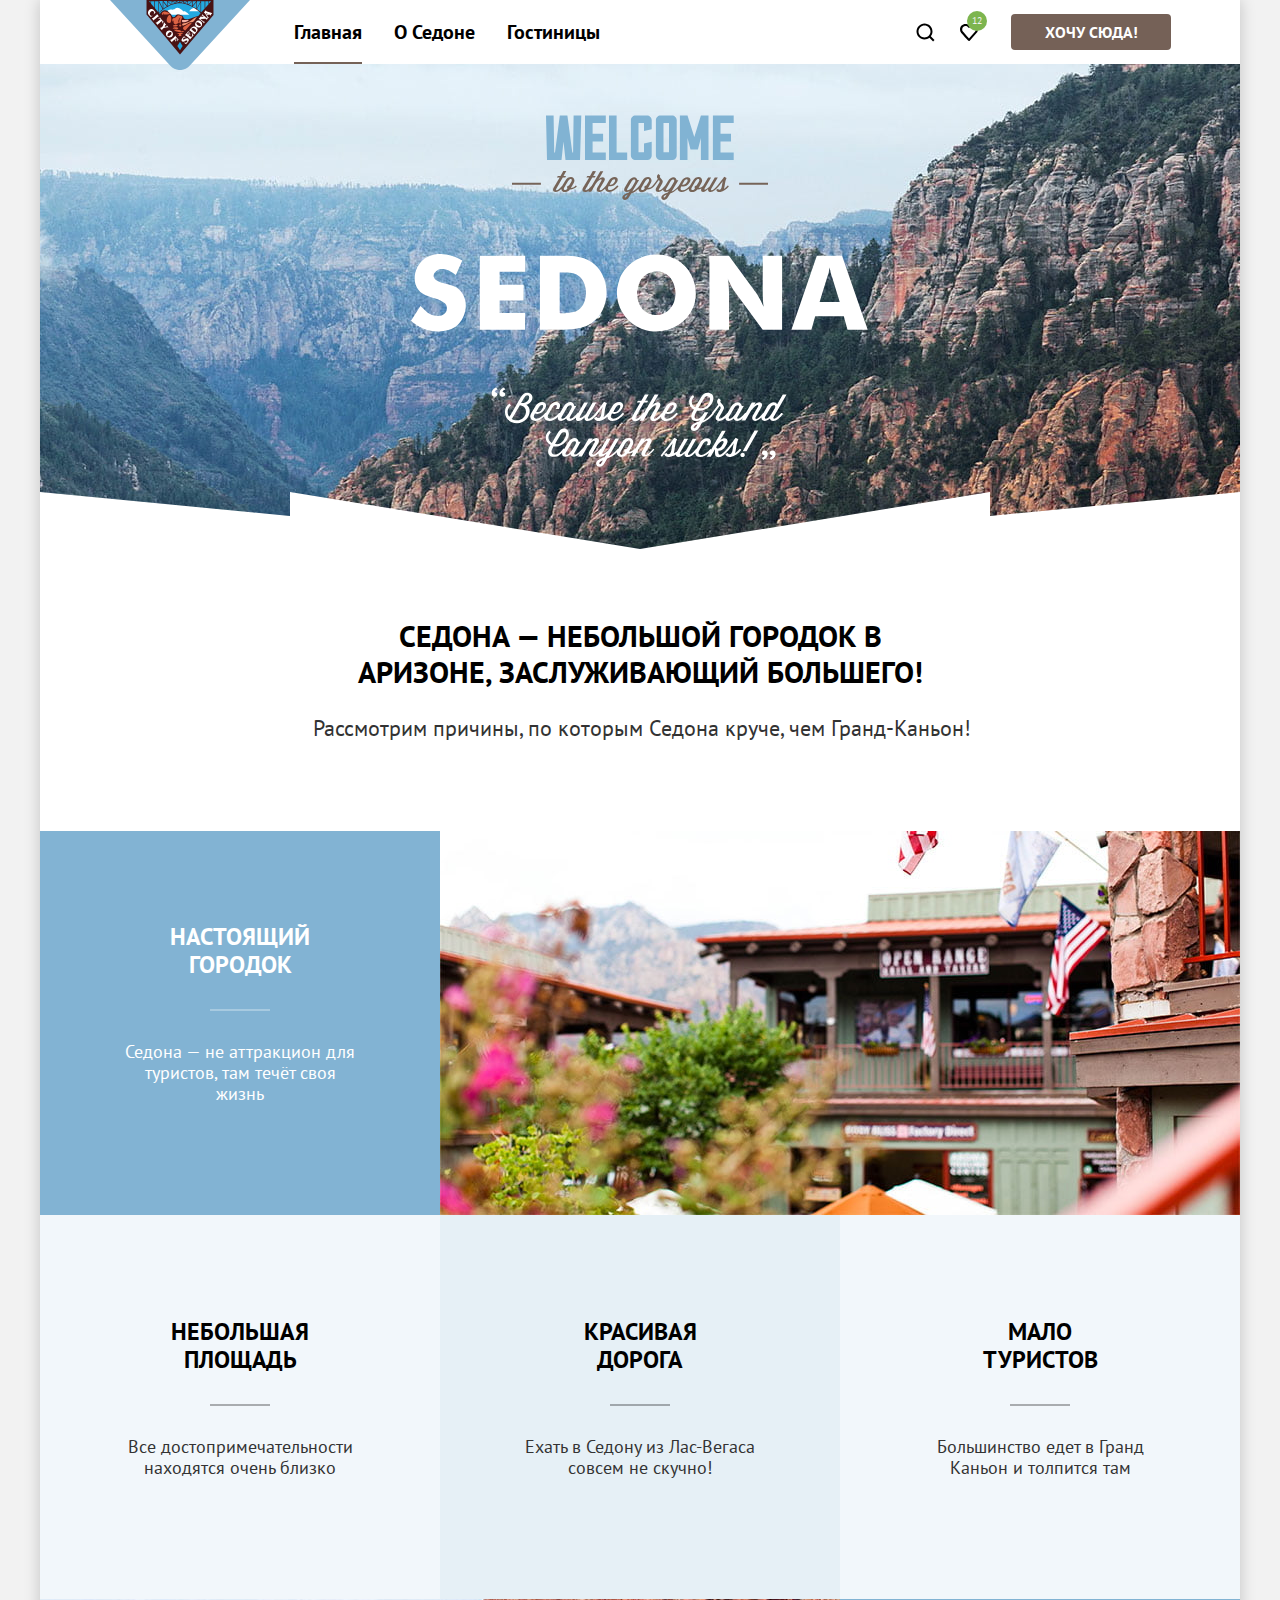
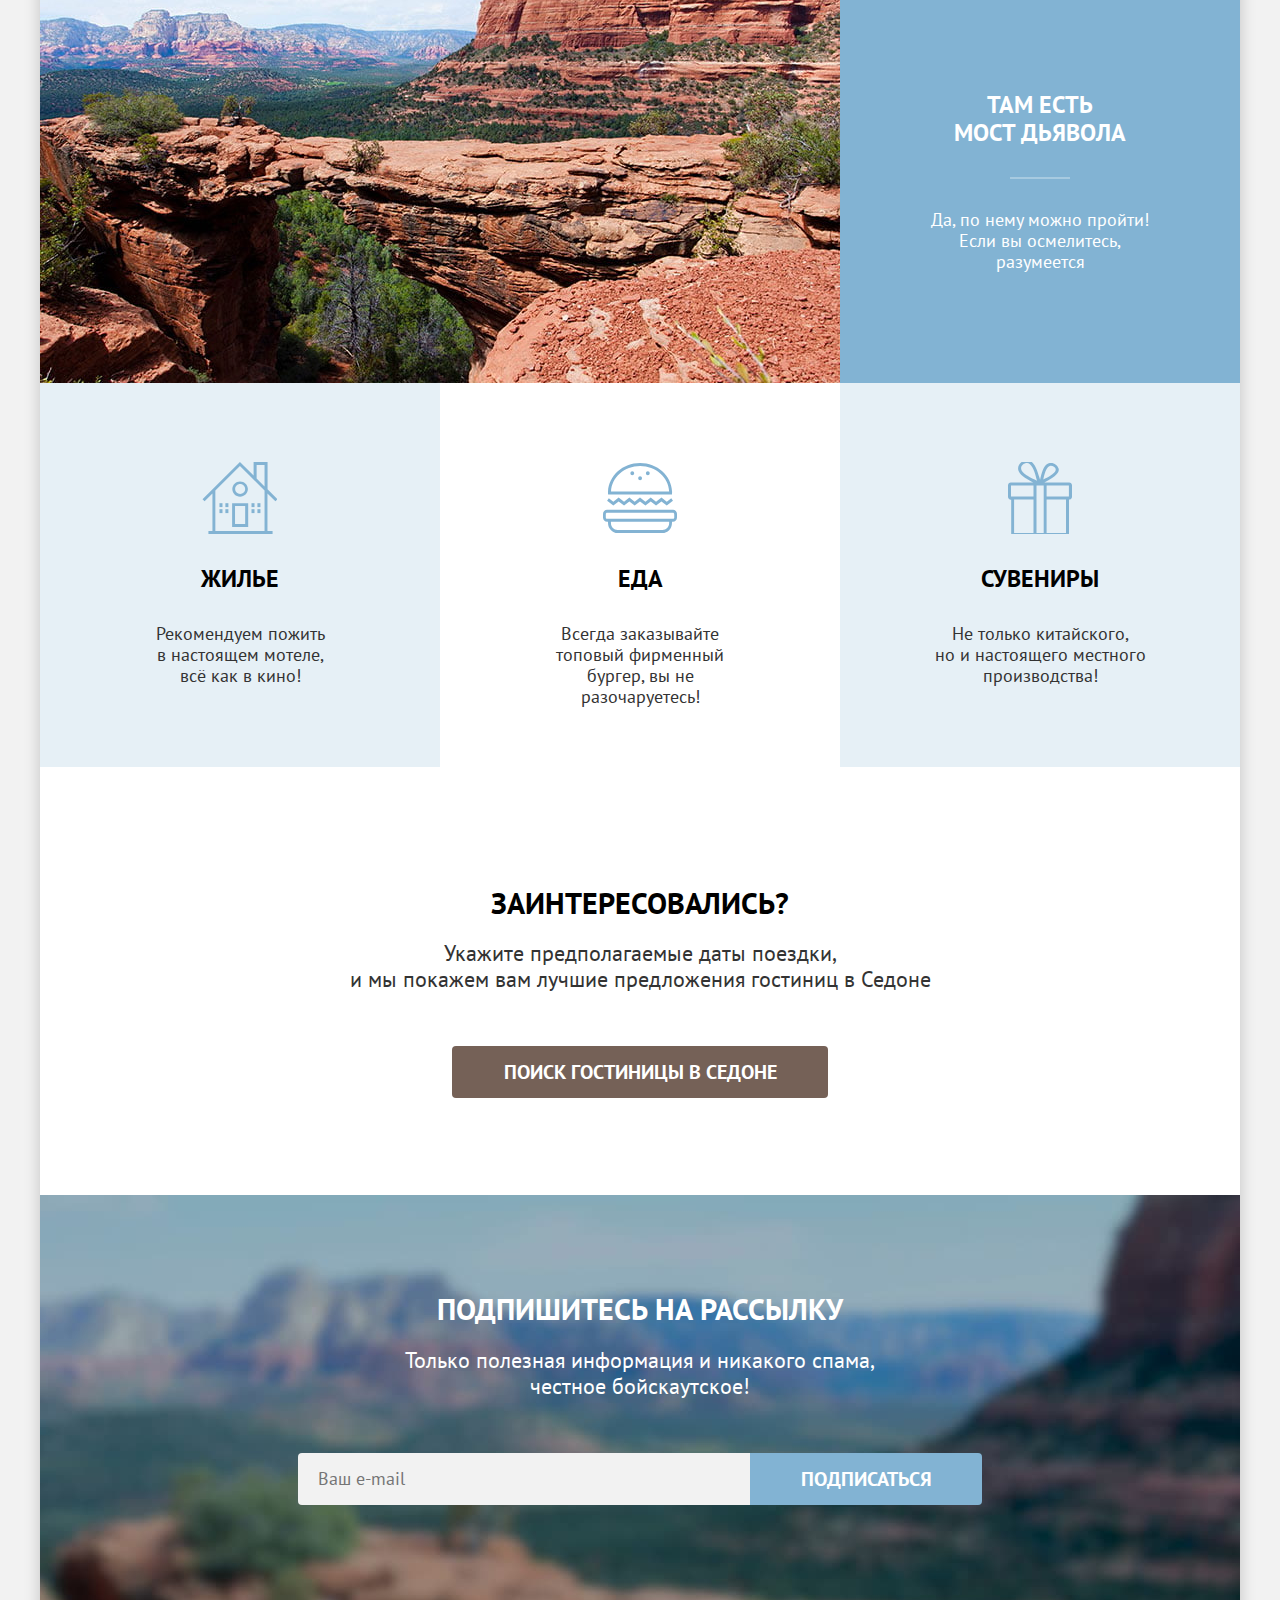
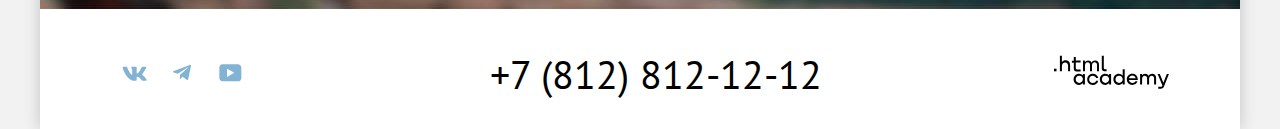
<file: index.html>
<!DOCTYPE html>
<html lang="ru">
  <head>
    <meta charset="utf-8">
    <title>HTML Academy: Седона</title>
    <link rel="stylesheet" href="styles/styles.css">
    <link rel="icon" href="favicon.ico">
  </head>

  <body>
    <div class="page-container">
      <header class="page-header">
        <nav class="navigation">
          <a class="navigation-logo" href="#">
            <img class="navigation-logo-image" src="img/svg/logo_sedona.svg" width="140" height="70" alt="Логотип сайта Седоны.">
          </a>
          <ul class="navigation-list">
            <li class="navigation-item">
              <a class="navigation-link navigation-link-current" href="#">Главная</a>
            </li>
            <li class="navigation-item">
              <a class="navigation-link" href="#">О Седоне</a>
            </li>
            <li class="navigation-item">
              <a class="navigation-link" href="hotels.html">Гостиницы</a>
            </li>
          </ul>

          <ul class="navigation-list navigation-user">
            <li class="navigation-item">
              <a class="navigation-link search-icon" href="#">
                <span class="visually-hidden">Поиск</span>
              </a>
            </li>
            <li class="navigation-item">
              <a class="navigation-link favorites-icon" href="#">
                <span class="visually-hidden">Избранное</span>
                <span class="favorites-count">12</span>
              </a>
            </li>
            <li class="navigation-item navigation-button">
              <a class="navigation-link button choose-button" href="#">
                хочу сюда!
              </a>
            </li>
          </ul>
        </nav>
      </header>
      <main class="main-index">
        <h1 class="visually-hidden">Добро пожаловать в Седону</h1>
        <section class="hero">
          <div class="hero-container">
            <h2 class="visually-hidden">Туристический центр Седона</h2>
            <img class="hero-welcome-logo" src="img/svg/welcome.svg" width="458" height="352" alt="Логотип городка Седона.">
          </div>
        </section>

        <section class="advantages">
          <h2 class="visually-hidden">Преимущества</h2>
          <p class="advantages-title">Седона — небольшой городок в Аризоне, заслуживающий большего!</p>
          <p class="advantages-text">Рассмотрим причины, по которым Седона круче, чем Гранд-Каньон!</p>
          <ul class="advantages-list">
            <li class="advantages-item advantages-item-town">
              <div class="advantages-item-container advantages-item-darkblue-container">
                <h3 class="advantages-item-title">Настоящий городок</h3>
                <p class="advantages-item-description horizontal-divider">Седона — не аттракцион для туристов, там течёт своя жизнь</p>
              </div>
              <div class="advantages-image-container">
                <img class="advantages-item-image" src="img/jpeg/small_town.jpg" width="800" height="384" alt="Городок Седона.">
              </div>
            </li>
            <li class="advantages-item-middle-row">
              <ul class="advantages-item-middle-row-container">
                <li class="advantages-item advantages-item-square">
                  <div class="advantages-item-container advantages-item-lightblue-container">
                    <h3 class="advantages-item-title">Небольшая площадь</h3>
                    <p class="advantages-item-description horizontal-divider horizontal-divider-gray">Все достопримечательности находятся очень близко</p>
                  </div>
                </li>
                <li class="advantages-item advantages-item-trip advantages-item-blue-container">
                  <div class="advantages-item-container">
                    <h3 class="advantages-item-title">Красивая дорога</h3>
                    <p class="advantages-item-description horizontal-divider horizontal-divider-gray">Ехать в Седону из Лас-Вегаса совсем не скучно!</p>
                  </div>
                </li>
                <li class="advantages-item advantages-item-tourists advantages-item-lightblue-container">
                  <div class="advantages-item-container">
                    <h3 class="advantages-item-title">Мало туристов</h3>
                    <p class="advantages-item-description horizontal-divider horizontal-divider-gray">Большинство едет в Гранд Каньон и толпится там</p>
                  </div>
                </li>
              </ul>
            </li>
            <li class="advantages-item advantages-item-bridge">
              <div class="advantages-image-container">
                <img class="advantages-item-image" src="img/jpeg/bridge.jpg" width="800" height="384" alt="Мост дьявола.">
              </div>
              <div class="advantages-item-container advantages-item-darkblue-container">
                <h3 class="advantages-item-title">Там есть мост дьявола</h3>
                <p class="advantages-item-description horizontal-divider">Да, по нему можно пройти! Если вы осмелитесь, разумеется</p>
              </div>
            </li>
            <li class="advantages-item">
              <div class="advantages-item-container advantages-item-icon-container advantages-item-blue-container">
                <h3 class="advantages-item-title advantages-item-lodging">Жилье</h3>
                <p class="advantages-item-description">Рекомендуем пожить в&nbsp;настоящем мотеле,<br> всё как в кино!
                </p>
              </div>
            </li>
            <li class="advantages-item">
              <div class="advantages-item-container advantages-item-icon-container">
                <h3 class="advantages-item-title advantages-item-food">Еда</h3>
                <p class="advantages-item-description">Всегда заказывайте<br> топовый фирменный бургер, вы не разочаруетесь!
                </p>
              </div>
            </li>
            <li class="advantages-item">
              <div class="advantages-item-container advantages-item-icon-container advantages-item-blue-container">
                <h3 class="advantages-item-title advantages-item-souvenirs">Сувениры</h3>
                <p class="advantages-item-description">Не только китайского,<br> но и настоящего местного производства!
                </p>
              </div>
            </li>
          </ul>
        </section>

        <!-- Поиск отеля -->

        <section class="hotels-search">
          <h2 class="visually-hidden">Выбор отеля</h2>
          <p class="hotels-search-title">Заинтересовались?</p>
          <p class="hotels-search-description">Укажите предполагаемые даты поездки,<br> и мы покажем вам лучшие предложения гостиниц в Седоне</p>
          <div class="search-button">
            <a class="hotels-search-link button" href="catalog.html">Поиск Гостиницы В седоне</a>
          </div>
        </section>
      </main>

      <footer class="page-footer">
        <div class="page-footer-container">
          <section class="subscription page-main-subscription">
            <h2 class="subscription-title">Подпишитесь на рассылку</h2>
            <p class="subscription-text">Только полезная информация и никакого спама, честное бойскаутское!</p>
            <form class="subscription-form" action="https://echo.htmlacademy.ru/" method="post">
              <label for="subscription-email">
                <span class="visually-hidden">Email</span>
              </label>
              <input class="field subscription-input" placeholder="Ваш e-mail" type="email" name="subscription-email"
                id="subscription-email" required>
              <button class="subscription-button button button-blue" type="submit">Подписаться</button>
            </form>
          </section>

          <div class="footer-container">
            <section class="footer-social">
              <h2 class="visually-hidden">Социальные сети</h2>
              <ul class="social-list">
                <li class="social-list-item">
                  <a class="social-list-link" href="#">
                    <span class="visually-hidden">Вконтакте</span>
                    <svg class="social-link-icon" aria-hidden="true" focusable="false" width="25" height="15" viewBox="0 0 25 15" fill="none" xmlns="http://www.w3.org/2000/svg">
                      <path fill-rule="evenodd" clip-rule="evenodd"
                        d="M24.1164 1.80445C24.2824 1.25845 24.1164 0.856445 23.3214 0.856445H20.6964C20.0284 0.856445 19.7204 1.20345 19.5534 1.58645C19.5534 1.58645 18.2184 4.78245 16.3274 6.85845C15.7154 7.46045 15.4374 7.65145 15.1034 7.65145C14.9364 7.65145 14.6854 7.46045 14.6854 6.91345V1.80445C14.6854 1.14845 14.5014 0.856445 13.9454 0.856445H9.81738C9.40038 0.856445 9.14938 1.16045 9.14938 1.44945C9.14938 2.07045 10.0954 2.21445 10.1924 3.96245V7.76045C10.1924 8.59345 10.0394 8.74444 9.70538 8.74444C8.81538 8.74444 6.65038 5.53345 5.36538 1.85945C5.11638 1.14445 4.86438 0.856445 4.19338 0.856445H1.56638C0.816382 0.856445 0.666382 1.20345 0.666382 1.58645C0.666382 2.26845 1.55638 5.65645 4.81138 10.1374C6.98138 13.1974 10.0364 14.8564 12.8194 14.8564C14.4884 14.8564 14.6944 14.4884 14.6944 13.8534V11.5404C14.6944 10.8034 14.8524 10.6564 15.3814 10.6564C15.7714 10.6564 16.4384 10.8484 17.9964 12.3234C19.7764 14.0724 20.0694 14.8564 21.0714 14.8564H23.6964C24.4464 14.8564 24.8224 14.4884 24.6064 13.7604C24.3684 13.0364 23.5184 11.9854 22.3914 10.7384C21.7794 10.0284 20.8614 9.26345 20.5824 8.88045C20.1934 8.38945 20.3044 8.17045 20.5824 7.73345C20.5824 7.73345 23.7824 3.30745 24.1154 1.80445H24.1164Z" />
                    </svg>
                  </a>
                </li>
                <li class="social-list-item">
                  <a class="social-list-link" href="#">
                    <span class="visually-hidden">Телеграм</span>
                    <svg class="social-link-icon" aria-hidden="true" focusable="false" width="18" height="17" viewBox="0 0 18 17" fill="none" xmlns="http://www.w3.org/2000/svg">
                      <path
                        d="M16.785 0.955705L0.840489 7.1042C-0.247661 7.54126 -0.241365 8.14828 0.640845 8.41897L4.73445 9.69597L14.2058 3.72014C14.6537 3.44766 15.0629 3.59424 14.7265 3.89281L7.05283 10.8183H7.05104L7.05283 10.8192L6.77045 15.0387C7.18413 15.0387 7.36669 14.8489 7.59871 14.625L9.58705 12.6915L13.7229 15.7464C14.4855 16.1664 15.0332 15.9506 15.2229 15.0405L17.9379 2.2453C18.2158 1.13107 17.5126 0.626562 16.785 0.955705V0.955705Z" />
                    </svg>
                  </a>
                </li>
                <li class="social-list-item">
                  <a class="social-list-link" href="#">
                    <span class="visually-hidden">Ютуб</span>
                    <svg class="social-link-icon" aria-hidden="true" focusable="false" width="23" height="18" viewBox="0 0 23 18" fill="none" xmlns="http://www.w3.org/2000/svg">
                      <path
                        d="M18.9402 0.356445H3.50738C1.64668 0.356445 0.333252 1.9502 0.333252 3.75645V13.8502C0.333252 15.7627 1.64668 17.3564 3.50738 17.3564H19.1591C20.8009 17.3564 22.3333 15.7627 22.3333 13.9564V3.75645C22.1143 1.9502 20.8009 0.356445 18.9402 0.356445ZM7.99494 12.8939V4.81894L15.3283 8.85645L7.99494 12.8939Z" />
                    </svg>
                  </a>
                </li>
              </ul>
            </section>

            <section class="contacts">
              <h2 class="visually-hidden">Контакты</h2>
              <address>
                <a class="contacts-phone" href="tel:+78128121212">+7 (812) 812-12-12</a>
              </address>
            </section>

            <section class="copyright">
              <h2 class="visually-hidden">Копирайт</h2>
              <a class="copyright-link" href="#">
                <svg class="copyright-logo" aria-hidden="true" focusable="false" width="115" height="34" viewBox="0 0 115 34" fill="none" xmlns="http://www.w3.org/2000/svg">
                  <path d="M0 13.7232V16.3232H2.5V13.7232H0Z" />
                  <path
                    d="M11.6 5.32324C10 5.32324 8.8 6.02324 8 7.02324H7.9V0.823242H5.9V16.3232H7.9V11.0232C7.9 8.92324 9.2 7.42324 11.2 7.42324C13 7.42324 14.1 8.82324 14.1 10.6232V16.3232H16.1V10.2232C16.2 7.22324 14.3 5.32324 11.6 5.32324Z" />
                  <path
                    d="M26.6 5.62324H21.8V1.92324H19.8V5.72324H17.9V7.72324H19.8V13.7232C19.8 15.4232 20.8 16.4232 22.5 16.4232H26.6V14.4232H22.9C22.2 14.4232 21.8 14.0232 21.8 13.3232V7.62324H26.6V5.62324Z" />
                  <path
                    d="M41.1 5.42324C39.5 5.42324 38.2 6.22324 37.6 7.52324H37.5C36.9 6.32324 35.7 5.42324 34.1 5.42324C32.7 5.42324 31.6 6.22324 31 7.22324H30.9V5.62324H29V16.2232H31V10.8232C31 8.82324 32 7.32324 33.6 7.32324C35.1 7.32324 36 8.32324 36 9.92324V16.2232H38V10.6232C38 8.22324 39.4 7.32324 40.6 7.32324C42.1 7.32324 43 8.32324 43 9.92324V16.2232H45V9.72324C45.1 7.22324 43.6 5.42324 41.1 5.42324Z" />
                  <path
                    d="M47.8 13.5232C47.8 15.2232 48.8 16.2232 50.6 16.2232H52.6V14.2232H50.9C50.2 14.2232 49.8 13.8232 49.8 13.1232V0.823242H47.8V13.5232Z" />
                  <path
                    d="M28.9 20.5232C28 19.4232 26.7 18.7232 25 18.7232C21.9 18.7232 19.6 21.0232 19.6 24.3232C19.6 27.6232 21.9 29.9232 25 29.9232C26.8 29.9232 28 29.1232 28.8 28.0232H28.9V29.6232H30.9V19.0232H28.9V20.5232ZM25.3 27.9232C23.1 27.9232 21.7 26.3232 21.7 24.3232C21.7 22.3232 23.1 20.7232 25.3 20.7232C27.5 20.7232 28.9 22.3232 28.9 24.3232C28.9 26.2232 27.5 27.9232 25.3 27.9232Z" />
                  <path
                    d="M44.2 22.8232C43.7 20.4232 41.6 18.7232 38.8 18.7232C35.4 18.7232 33.2 21.2232 33.2 24.3232C33.2 27.4232 35.4 29.9232 38.8 29.9232C41.6 29.9232 43.7 28.1232 44.2 25.7232H42.1C41.7 27.0232 40.4 28.0232 38.8 28.0232C36.6 28.0232 35.2 26.4232 35.2 24.4232C35.2 22.4232 36.6 20.8232 38.8 20.8232C40.4 20.8232 41.6 21.8232 42.1 23.0232H44.2V22.8232Z" />
                  <path
                    d="M55.1 20.5232C54.2 19.4232 52.9 18.7232 51.2 18.7232C48.1 18.7232 45.8 21.0232 45.8 24.3232C45.8 27.6232 48.1 29.9232 51.2 29.9232C53 29.9232 54.2 29.1232 55 28.0232H55.1V29.6232H57.1V19.0232H55.1V20.5232ZM51.5 27.9232C49.3 27.9232 47.9 26.3232 47.9 24.3232C47.9 22.3232 49.3 20.7232 51.5 20.7232C53.7 20.7232 55.1 22.3232 55.1 24.3232C55.1 26.2232 53.6 27.9232 51.5 27.9232Z" />
                  <path
                    d="M68.7 20.6232C67.8 19.5232 66.5 18.7232 64.8 18.7232C61.7 18.7232 59.4 21.0232 59.4 24.3232C59.4 27.6232 61.6 29.9232 64.8 29.9232C66.5 29.9232 67.8 29.1232 68.6 28.1232H68.7V29.6232H70.7V14.2232H68.7V20.6232ZM65.1 27.9232C62.9 27.9232 61.5 26.3232 61.5 24.3232C61.5 22.3232 62.9 20.7232 65.1 20.7232C67.3 20.7232 68.7 22.3232 68.7 24.3232C68.6 26.3232 67.2 27.9232 65.1 27.9232Z" />
                  <path
                    d="M78.3 18.7232C75 18.7232 72.8 21.2232 72.8 24.3232C72.8 27.3232 74.9 29.9232 78.3 29.9232C80.8 29.9232 82.8 28.6232 83.5 26.3232H81.4C80.9 27.3232 79.8 27.9232 78.4 27.9232C76.5 27.9232 75.1 26.6232 75 25.0232H83.8C84 21.4232 81.8 18.7232 78.3 18.7232ZM78.3 20.6232C80 20.6232 81.3 21.6232 81.6 23.2232H75.1C75.4 21.7232 76.6 20.6232 78.3 20.6232Z" />
                  <path
                    d="M98.2 18.7232C96.6 18.7232 95.3 19.5232 94.6 20.7232H94.5C93.9 19.5232 92.7 18.7232 91.1 18.7232C89.7 18.7232 88.6 19.4232 88 20.5232V19.0232H86.1V29.6232H88.1V24.2232C88.1 22.2232 89.1 20.8232 90.7 20.7232C92.2 20.7232 93.1 21.7232 93.1 23.3232V29.6232H95.1V24.0232C95.1 21.6232 96.5 20.7232 97.7 20.7232C99.2 20.7232 100.1 21.7232 100.1 23.3232V29.6232H102.1V23.1232C102.2 20.5232 100.7 18.7232 98.2 18.7232Z" />
                  <path
                    d="M109.4 27.8232L105.8 18.9232H103.6L108.4 30.5232C108.1 31.4232 107.7 31.7232 106.7 31.7232H104.2V33.7232H106.7C108.5 33.7232 109.5 32.9232 110.2 31.1232L114.9 18.9232H112.8L109.4 27.8232Z" />
                </svg>
              </a>
            </section>
          </div>
        </div>
      </footer>
    </div>

    <!-- Модальное окно -->

    <div class="modal-container modal-close">
      <div class="modal modal-hotels-search">
        <button class="modal-close-button" type="button">
          <span class="visually-hidden">закрыть окно</span>
        </button>
        <section class="modal-content">
          <h2 class="modal-title">Поиск гостиницы в Седоне</h2>
          <form action="https://echo.htmlacademy.ru/" method="post" class="modal-hotels-search-form">
            <div class="date-container checkin">
              <label class="date-label">
                <span class="label-text">Дата Заезда:</span>
                <input class="date-input input-field" type="text" name="date-checkin" placeholder="Укажите дату" required>
              </label>
              <button class="date-picker-button" type="button">
                <span class="visually-hidden">выбрать дату</span>
              </button>
              <p class="form-message error-message">Мы не можем отправить вас в прошлое.</p>
            </div>
            <div class="date-container checkout">
              <label class="date-label">
                <span class="label-text">Дата Выезда:</span>
                <input class="date-input input-field" type="text" name="date-checkout" placeholder="Укажите дату" required>
              </label>
              <button class="date-picker-button" type="button">
                <span class="visually-hidden">выбрать дату</span>
              </button>
              <p class="form-message">На эти даты есть свободные номера. Пока есть.</p>
            </div>
            <div class="guests-number-container">
              <div class="adults-container">
                <label class="guests-label" for="adults">
                  <span class="label-text">Взрослые:</span>
                </label>
                <div class="input-container">
                  <div class="controls-container">
                    <div class="input-control-button-container">
                      <button class="input-control-button min-control-button" type="button">
                        <span class="visually-hidden">уменьшить количество гостей</span>
                      </button>
                    </div>
                    <div class="input-control-button-container">
                      <button class="input-control-button max-control-button" type="button">
                        <span class="visually-hidden">увеличить количество гостей</span>
                      </button>
                    </div>
                  </div>
                  <input class="guests-input input-field" type="number" value="2" name="adults" id="adults">
                </div>
              </div>
              <div class="children-container">
                <label class="guests-label" for="children">
                  <span class="label-text">Дети:</span>
                </label>
                <div class="tooltip">
                  <button class="tooltip-toggle" type="button" aria-labelledby="tooltip-label-child-guest-info">
                  </button>
                  <p class="tooltip-text" role="tooltip" id="tooltip-label-child-guest-info">Укажите количество детей, которые будут с вами, возраст которых от 6 до 18 лет. Дети до 6 лет размещаются бесплатно.</p>
                </div>
                <div class="input-container">
                  <div class="controls-container">
                    <div class="input-control-button-container">
                      <button class="input-control-button min-control-button" type="button">
                        <span class="visually-hidden">уменьшить количество гостей</span>
                      </button>
                    </div>
                    <div class="input-control-button-container">
                      <button class="input-control-button max-control-button" type="button">
                        <span class="visually-hidden">увеличить количество гостей</span>
                      </button>
                    </div>
                  </div>
                  <input class="guests-input input-field" type="number" value="2" name="children" id="children">
                </div>
              </div>
            </div>
            <button class="button button-blue search-button modal-search-button" type="submit">Найти</button>
          </form>
        </section>
      </div>
    </div>
  </body>
</html>
</file>
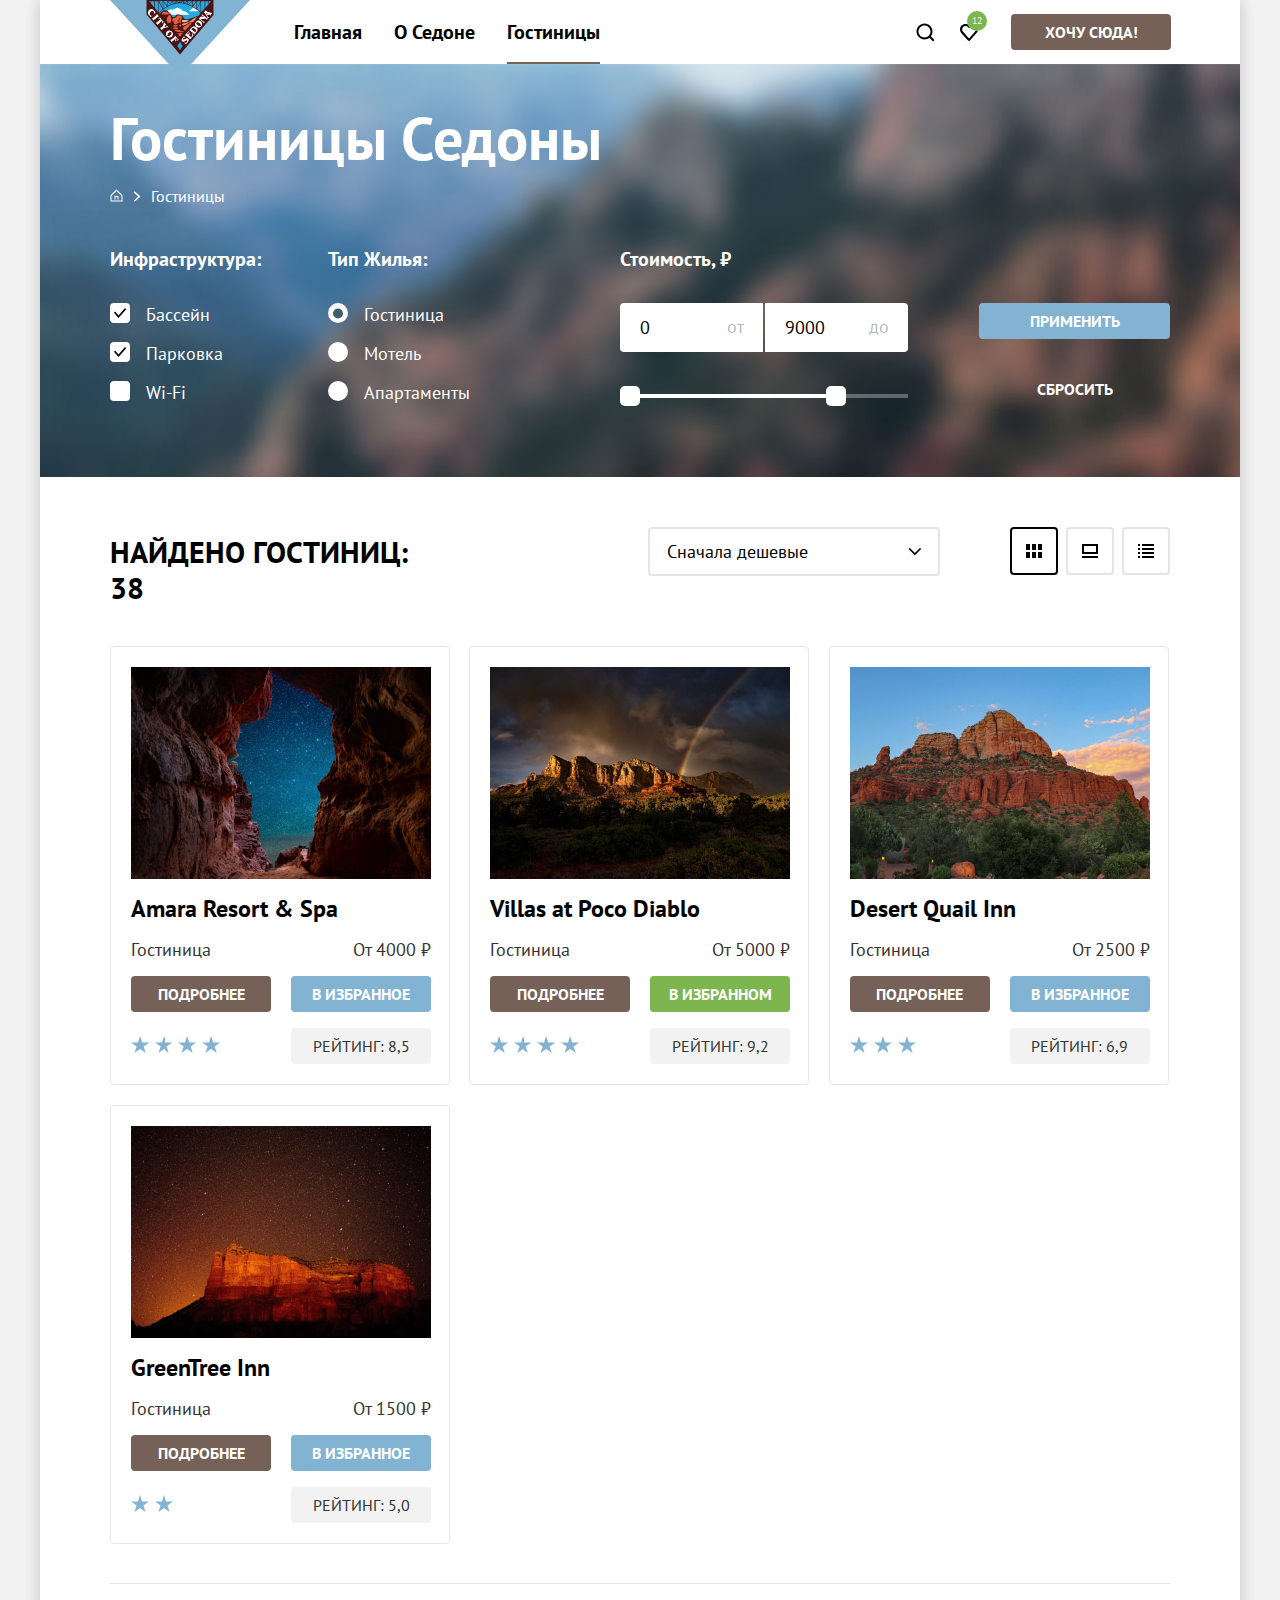
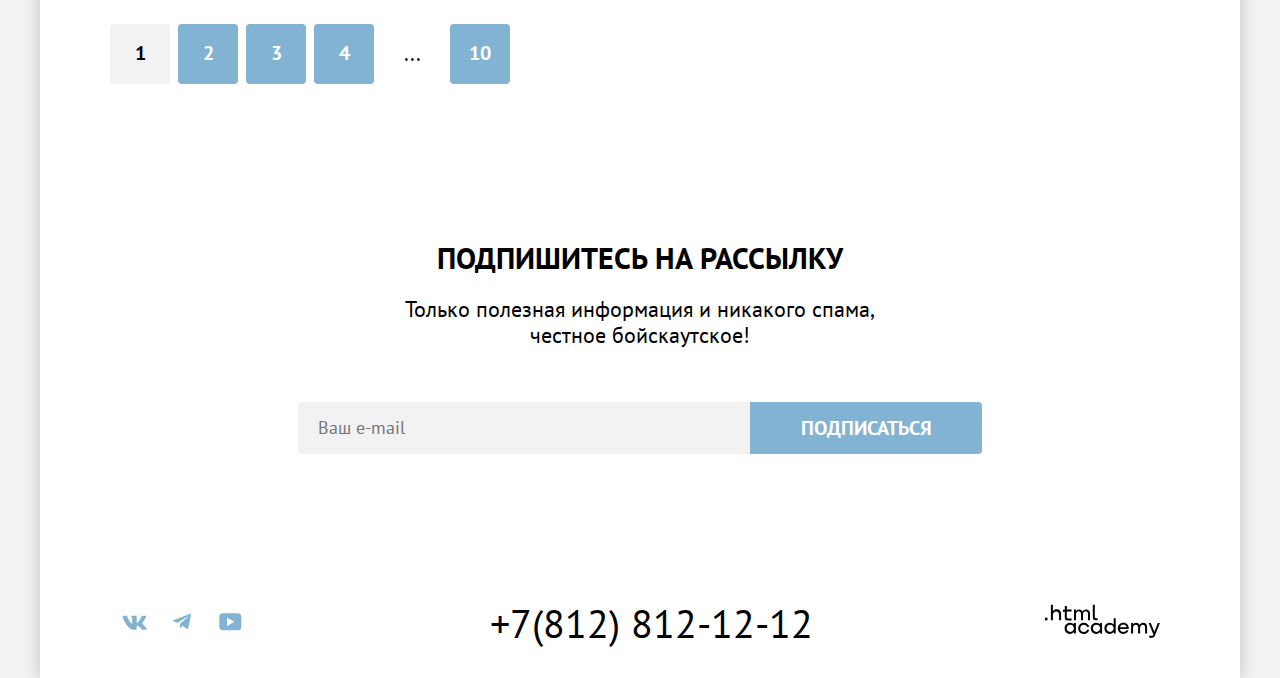
<file: hotels.html>
<!DOCTYPE html>
<html lang="ru">

  <head>
    <meta charset="utf-8">
    <title>HTML Academy: Седона</title>
    <link rel="stylesheet" href="styles/styles.css">
  </head>

  <body>
    <div class="page-container">
      <header class="page-header">
        <nav class="navigation">
          <a class="navigation-logo" href="index.html">
            <img class="navigation-logo-image" src="img/svg/logo_sedona.svg" width="140" height="70" alt="Логотип сайта Седоны.">
          </a>
          <ul class="navigation-list">
            <li class="navigation-item">
              <a class="navigation-link" href="index.html">Главная</a>
            </li>
            <li class="navigation-item">
              <a class="navigation-link" href="about.html">О Седоне</a>
            </li>
            <li class="navigation-item">
              <a class="navigation-link navigation-link-current" href="hotels">Гостиницы</a>
            </li>
          </ul>

          <ul class="navigation-list navigation-user">
            <li class="navigation-item">
              <a class="navigation-link search-icon" href="#">
                <span class="visually-hidden">Поиск</span>
              </a>
            </li>
            <li class="navigation-item">
              <a class="navigation-link favorites-icon" href="#">
                <span class="visually-hidden">Избранное</span>
                <span class="favorites-count">12</span>
              </a>
            </li>
            <li class="navigation-item navigation-button">
              <a class="navigation-link choose-button button" href="#">
                хочу сюда!
              </a>
            </li>
          </ul>
        </nav>
      </header>

      <main class="main-inner">
        <h1 class="visually-hidden">Стариница поиска гостиниц в Седоне</h1>
        <div class="main-inner-container">
          <section class="hotels-catalog">
            <div class="inner-header-container">
              <header class="main-inner-header">
                <h2 class="inner-header-title">Гостиницы Седоны</h2>
                <ul class="breadcrumbs-list">
                  <li class="breadcrumbs-item">
                    <a class="breadcrumbs-link home-button" href="index.html">
                      <span class="visually-hidden">На главную</span>
                    </a>
                  </li>
                  <li class="breadcrumbs-item">
                    <a class="breadcrumbs-link" href="#">Гостиницы</a>
                  </li>
                </ul>
              </header>
            </div>
            <div class="hotels-catalog-filter-container">
              <h2 class="visually-hidden">Фильтрация поиска гостиниц</h2>
              <form class="hotels-catalog-filter" action="https://echo.htmlacademy.ru/" method="get">
                <div class="left-column-container">
                  <fieldset class="catalog-filter-group">
                    <legend class="catalog-filter-group-title">Инфраструктура:</legend>
                    <ul class="catalog-filter-list infrastructure">
                      <li class="catalog-filter-item">
                        <label class="control">
                          <input class="visually-hidden control-input" type="checkbox" name="swimming-pool" checked>
                          <span class="control-mark"></span>
                          <span class="control-label">Бассейн</span>
                        </label>
                      </li>
                      <li class="catalog-filter-item">
                        <label class="control">
                          <input class="visually-hidden control-input" type="checkbox" name="parking" checked>
                          <span class="control-mark"></span>
                          <span class="control-label">Парковка</span>
                        </label>
                      </li>
                      <li class="catalog-filter-item">
                        <label class="control">
                          <input class="visually-hidden control-input" type="checkbox" name="wi-fi">
                          <span class="control-mark"></span>
                          <span class="control-label">Wi-Fi</span>
                        </label>
                      </li>
                    </ul>
                  </fieldset>

                  <fieldset class="catalog-filter-group">
                    <legend class="catalog-filter-group-title">Тип Жилья:</legend>
                    <ul class="catalog-filter-list housing-type">
                      <li class="catalog-filter-item">
                        <label class="control">
                          <input class="visually-hidden control-input" type="radio" name="housing-type" value="hotel" checked>
                          <span class="control-radio-mark"></span>
                          <span class="control-label">Гостиница</span>
                        </label>
                      </li>
                      <li class="catalog-filter-item">
                        <label class="control">
                          <input class="visually-hidden control-input" type="radio" name="housing-type" value="motel">
                          <span class="control-radio-mark"></span>
                          <span class="control-label">Мотель</span>
                        </label>
                      </li>
                      <li class="catalog-filter-item">
                        <label class="control">
                          <input class="visually-hidden control-input" type="radio" name="housing-type" value="apartments">
                          <span class="control-radio-mark"></span>
                          <span class="control-label">Апартаменты</span>
                        </label>
                      </li>
                    </ul>
                  </fieldset>
                </div>

                <div class="right-column-container">
                  <fieldset class="catalog-filter-group">
                    <legend class="catalog-filter-group-title">Стоимость,<span> ₽</span></legend>
                    <div class="range">
                      <div class="range-inputs-container">
                        <div class="range-input-container left-input">
                          <label class="catalog-filter-label left-label" for="min-input">от</label>
                          <input class="range-input min-input" id="min-input" type="number" value="0" name="min price">
                        </div>
                        <div class="range-input-container right-input">
                          <label class="catalog-filter-label right-label">до</label>
                          <input class="range-input max-input" type="number" value="9000" name="max price">
                        </div>
                      </div>
                      <div class="range-scale">
                        <div class="range-bar" style="left: 0; width: 226px;">
                          <button class="range-toggle toggle-min" type="button">
                            <span class="visually-hidden">изменить минимальную цену</span>
                          </button>
                          <button class="range-toggle toggle-max" type="button">
                            <span class="visually-hidden">изменить максимальную цену</span>
                          </button>
                        </div>
                      </div>
                    </div>
                  </fieldset>
                  <div class="filter-buttons-container">
                    <button class="catalog-filter-group-button button button-blue" type="submit">Применить</button>
                    <button class="catalog-filter-group-button button button-reset" type="reset">Сбросить</button>
                  </div>
                </div>
              </form>
            </div>
          </section>

          <section class="catalog-sorting">
            <h2 class="visually-hidden">Сортировка отображения</h2>
            <p class="catalog-sorting-text">Найдено гостиниц: 38</p>
            <div class="select-control-container">
              <select class="select-control" aria-label="Сортировка">
                <option value="cheap">Сначала дешевые</option>
                <option value="popular">Сначала популярные</option>
                <option value="expensive">Сначала дорогие</option>
              </select>
            </div>

            <ul class="view-option-list">
              <li class="view-option-item">
                <a class="view-option-link view-option-button view-option-link-current" href="#">
                  <span class="visually-hidden">Показать карточки</span>
                  <svg class="option-icon" aria-hidden="true" focusable="false" width="16" height="14" viewBox="0 0 16 14" fill="none" xmlns="http://www.w3.org/2000/svg">
                    <g clip-path="url(#a)" fill="#000">
                      <path d="M4 0H0v6h4V0ZM16 0h-4v6h4V0ZM10 0H6v6h4V0ZM4 8H0v6h4V8ZM16 8h-4v6h4V8ZM10 8H6v6h4V8Z" />
                    </g>
                    <defs>
                      <clipPath id="a">
                        <path fill="#fff" d="M0 0h16v14H0z" />
                      </clipPath>
                    </defs>
                  </svg>
                </a>
              </li>
              <li class="view-option-item">
                <a class="view-option-link view-option-button" href="#">
                  <span class="visually-hidden">Показать одну карточку</span>
                  <svg class="option-icon" aria-hidden="true" focusable="false" width="16" height="14" viewBox="0 0 16 14" fill="none" xmlns="http://www.w3.org/2000/svg">
                    <g clip-path="url(#a)" fill="#000">
                      <path d="M16 12H0v2h16v-2ZM14 2v6H2V2h12Zm2-2H0v10h16V0Z" />
                    </g>
                    <defs>
                      <clipPath id="ab">
                        <path fill="#fff" d="M0 0h16v14H0z" />
                      </clipPath>
                    </defs>
                  </svg>
                </a>
              </li>
              <li class="view-option-item">
                <a class="view-option-link view-option-button" href="#">
                  <span class="visually-hidden">Показать список</span>
                  <svg class="option-icon" aria-hidden="true" focusable="false" width="16" height="14" viewBox="0 0 16 14" fill="none" xmlns="http://www.w3.org/2000/svg">
                    <g clip-path="url(#a)" fill="#000">
                      <path d="M2 0H0v2h2V0ZM16 0H4v2h12V0ZM2 4H0v2h2V4ZM16 4H4v2h12V4ZM2 8H0v2h2V8ZM16 8H4v2h12V8ZM2 12H0v2h2v-2ZM16 12H4v2h12v-2Z" />
                    </g>
                    <defs>
                      <clipPath id="ac">
                        <path fill="#fff" d="M0 0h16v14H0z" />
                      </clipPath>
                    </defs>
                  </svg>
                </a>
              </li>
            </ul>
          </section>

          <section class="catalog-card-container">
            <ul class="catalog-card-list">
              <li class="catalog-card-item">
                <div class="catalog-card-item-container">
                  <a class="catalog-card-link" href="#">
                    <h3 class="catalog-card-title">Amara Resort & Spa</h3>
                    <img class="catalog-card-image" src="img/jpeg/hotel_1.jpg" width="300" height="212" alt="Картинка гостиницы.">
                  </a>
                  <p class="catalog-card-type">Гостиница</p>
                  <p class="catalog-card-price">От 4000
                    <span>₽</span>
                  </p>
                  <a class="catalog-card-button-more button card-button" href="#">Подробнее</a>
                  <button class="favorites-button button button-blue card-button" type="button">В Избранное</button>
                  <div class="rating-icon four-star">
                    <span class="visually-hidden">рейтинг четыре звезды</span>
                  </div>
                  <p class="catalog-card-rating button-gray">Рейтинг: 8,5</p>
                </div>
              </li>
              <li class="catalog-card-item">
                <div class="catalog-card-item-container">
                  <a class="catalog-card-link" href="#">
                    <h3 class="catalog-card-title">Villas at Poco Diablo</h3>
                    <img class="catalog-card-image" src="img/jpeg/hotel_2.jpg" width="300" height="212" alt="Картинка гостиницы.">
                  </a>
                  <p class="catalog-card-type">Гостиница</p>
                  <p class="catalog-card-price">От 5000
                    <span>₽</span>
                  </p>
                  <a class="catalog-card-button-more button card-button" href="#">Подробнее</a>
                  <button class="favorites-button button  card-button button-green" type="button">В избранном</button>
                  <div class="rating-icon four-star">
                    <span class="visually-hidden">рейтинг четыре звезды</span>
                  </div>
                  <p class="catalog-card-rating button-gray">Рейтинг: 9,2</p>
                </div>
              </li>
              <li class="catalog-card-item">
                <div class="catalog-card-item-container">
                  <a class="catalog-card-link" href="#">
                    <h3 class="catalog-card-title">Desert Quail Inn</h3>
                    <img class="catalog-card-image" src="img/jpeg/hotel_3.jpg" width="300" height="212" alt="Картинка гостиницы.">
                  </a>
                  <p class="catalog-card-type">Гостиница</p>
                  <p class="catalog-card-price">От 2500
                    <span>₽</span>
                  </p>
                  <a class="catalog-card-button-more button" href="#">Подробнее</a>
                  <button class="favorites-button button button-blue" type="button">В Избранное</button>
                  <div class="rating-icon three-star">
                    <span class="visually-hidden">рейтинг три звезды</span>
                  </div>
                  <p class="catalog-card-rating button-gray">Рейтинг: 6,9</p>
                </div>
              </li>
              <li class="catalog-card-item">
                <div class="catalog-card-item-container">
                  <a class="catalog-card-link" href="#">
                    <h3 class="catalog-card-title">GreenTree Inn</h3>
                    <img class="catalog-card-image" src="img/jpeg/hotel_4.jpg" width="300" height="212" alt="Картинка гостиницы.">
                  </a>
                  <p class="catalog-card-type">Гостиница</p>
                  <p class="catalog-card-price">От 1500
                    <span>₽</span>
                  </p>
                  <a class="catalog-card-button-more button" href="#">Подробнее</a>
                  <button class="favorites-button button button-blue" type="button">В Избранное</button>
                  <div class="rating-icon two-star">
                    <span class="visually-hidden">рейтинг две звезды</span>
                  </div>
                  <p class="catalog-card-rating button-gray">Рейтинг: 5,0</p>
                </div>
              </li>
            </ul>
          </section>

          <div class="pagination-container">
            <ul class="pagination-list">
              <li class="pagination-item">
                <a class="pagination-link pagination-link-current" href="#">1
                  <span class="visually-hidden">первая страница</span>
                </a>
              </li>
              <li class="pagination-item">
                <a class="pagination-link" href="#">2
                  <span class="visually-hidden">вторая страница</span>
                </a>
              </li>
              <li class="pagination-item">
                <a class="pagination-link" href="#">3
                  <span class="visually-hidden">третья страница</span>
                </a>
              </li>
              <li class="pagination-item">
                <a class="pagination-link" href="#">4
                  <span class="visually-hidden">четвертая страница</span>
                </a>
              </li>
              <li class="pagination-item">
                <a class="pagination-link pagination-more" href="#">...
                  <span class="visually-hidden">показать больше страниц</span>
                </a>
              </li>
              <li class="pagination-item">
                <a class="pagination-link" href="#">10
                  <span class="visually-hidden">десятая страница</span>
                </a>
              </li>
            </ul>
          </div>
        </div>
      </main>

      <footer class="page-footer">
        <div class="page-footer-container">
          <section class="subscription  inner-subscription">
            <h2 class="subscription-title">Подпишитесь на рассылку</h2>
            <p class="subscription-text">Только полезная информация и никакого спама, честное бойскаутское!</p>
            <form class="subscription-form inner-subscription-form" action="https://echo.htmlacademy.ru/" method="post">
              <label for="subscription-email">
                <span class="visually-hidden">Email</span>
              </label>
              <input class="field" placeholder="Ваш e-mail" type="email" name="subscription-email"
                id="subscription-email">
              <button class="subscription-button button button-blue" type="submit">Подписаться</button>
            </form>
          </section>

          <div class="footer-container">
            <section class="footer-social">
              <h2 class="visually-hidden">Социальные сети</h2>
              <ul class="social-list">
                <li class="social-list-item">
                  <a class="social-list-link" href="https://vk.com/htmlacademy">
                    <span class="visually-hidden">Вконтакте</span>
                    <svg class="social-link-icon" aria-hidden="true" focusable="false" width="25" height="15" viewBox="0 0 25 15" fill="none" xmlns="http://www.w3.org/2000/svg">
                      <path fill-rule="evenodd" clip-rule="evenodd" d="M24.1164 1.80445C24.2824 1.25845 24.1164 0.856445 23.3214 0.856445H20.6964C20.0284 0.856445 19.7204 1.20345 19.5534 1.58645C19.5534 1.58645 18.2184 4.78245 16.3274 6.85845C15.7154 7.46045 15.4374 7.65145 15.1034 7.65145C14.9364 7.65145 14.6854 7.46045 14.6854 6.91345V1.80445C14.6854 1.14845 14.5014 0.856445 13.9454 0.856445H9.81738C9.40038 0.856445 9.14938 1.16045 9.14938 1.44945C9.14938 2.07045 10.0954 2.21445 10.1924 3.96245V7.76045C10.1924 8.59345 10.0394 8.74444 9.70538 8.74444C8.81538 8.74444 6.65038 5.53345 5.36538 1.85945C5.11638 1.14445 4.86438 0.856445 4.19338 0.856445H1.56638C0.816382 0.856445 0.666382 1.20345 0.666382 1.58645C0.666382 2.26845 1.55638 5.65645 4.81138 10.1374C6.98138 13.1974 10.0364 14.8564 12.8194 14.8564C14.4884 14.8564 14.6944 14.4884 14.6944 13.8534V11.5404C14.6944 10.8034 14.8524 10.6564 15.3814 10.6564C15.7714 10.6564 16.4384 10.8484 17.9964 12.3234C19.7764 14.0724 20.0694 14.8564 21.0714 14.8564H23.6964C24.4464 14.8564 24.8224 14.4884 24.6064 13.7604C24.3684 13.0364 23.5184 11.9854 22.3914 10.7384C21.7794 10.0284 20.8614 9.26345 20.5824 8.88045C20.1934 8.38945 20.3044 8.17045 20.5824 7.73345C20.5824 7.73345 23.7824 3.30745 24.1154 1.80445H24.1164Z" />
                    </svg>
                  </a>
                </li>
                <li class="social-list-item">
                  <a class="social-list-link" href="tg://resolve?domain=htmlacademy">
                    <span class="visually-hidden">Телеграм</span>
                    <svg class="social-link-icon" aria-hidden="true" focusable="false" width="18" height="17" viewBox="0 0 18 17" fill="none" xmlns="http://www.w3.org/2000/svg">
                      <path d="M16.785 0.955705L0.840489 7.1042C-0.247661 7.54126 -0.241365 8.14828 0.640845 8.41897L4.73445 9.69597L14.2058 3.72014C14.6537 3.44766 15.0629 3.59424 14.7265 3.89281L7.05283 10.8183H7.05104L7.05283 10.8192L6.77045 15.0387C7.18413 15.0387 7.36669 14.8489 7.59871 14.625L9.58705 12.6915L13.7229 15.7464C14.4855 16.1664 15.0332 15.9506 15.2229 15.0405L17.9379 2.2453C18.2158 1.13107 17.5126 0.626562 16.785 0.955705V0.955705Z" />
                    </svg>
                  </a>
                </li>
                <li class="social-list-item">
                  <a class="social-list-link" href="https://www.youtube.com/user/htmlacademyru">
                    <span class="visually-hidden">Ютуб</span>
                    <svg class="social-link-icon" aria-hidden="true" focusable="false" width="23" height="18" viewBox="0 0 23 18" fill="none" xmlns="http://www.w3.org/2000/svg">
                      <path d="M18.9402 0.356445H3.50738C1.64668 0.356445 0.333252 1.9502 0.333252 3.75645V13.8502C0.333252 15.7627 1.64668 17.3564 3.50738 17.3564H19.1591C20.8009 17.3564 22.3333 15.7627 22.3333 13.9564V3.75645C22.1143 1.9502 20.8009 0.356445 18.9402 0.356445ZM7.99494 12.8939V4.81894L15.3283 8.85645L7.99494 12.8939Z" />
                    </svg>
                  </a>
                </li>
              </ul>
            </section>

            <section class="contacts">
              <h2 class="visually-hidden">Контакты</h2>
              <address>
                <a class="contacts-phone" href="tel:+78128121212">+7(812) 812-12-12</a>
              </address>
            </section>

            <section class="copyright">
              <h2 class="visually-hidden">Копирайт</h2>
              <a class="copyright-link" href="#">
                <svg class="copyright-logo" aria-hidden="true" focusable="false" width="115" height="34" viewBox="0 0 115 34" fill="none" xmlns="http://www.w3.org/2000/svg">
                  <path d="M0 13.7232V16.3232H2.5V13.7232H0Z" />
                  <path d="M11.6 5.32324C10 5.32324 8.8 6.02324 8 7.02324H7.9V0.823242H5.9V16.3232H7.9V11.0232C7.9 8.92324 9.2 7.42324 11.2 7.42324C13 7.42324 14.1 8.82324 14.1 10.6232V16.3232H16.1V10.2232C16.2 7.22324 14.3 5.32324 11.6 5.32324Z" />
                  <path d="M26.6 5.62324H21.8V1.92324H19.8V5.72324H17.9V7.72324H19.8V13.7232C19.8 15.4232 20.8 16.4232 22.5 16.4232H26.6V14.4232H22.9C22.2 14.4232 21.8 14.0232 21.8 13.3232V7.62324H26.6V5.62324Z" />
                  <path d="M41.1 5.42324C39.5 5.42324 38.2 6.22324 37.6 7.52324H37.5C36.9 6.32324 35.7 5.42324 34.1 5.42324C32.7 5.42324 31.6 6.22324 31 7.22324H30.9V5.62324H29V16.2232H31V10.8232C31 8.82324 32 7.32324 33.6 7.32324C35.1 7.32324 36 8.32324 36 9.92324V16.2232H38V10.6232C38 8.22324 39.4 7.32324 40.6 7.32324C42.1 7.32324 43 8.32324 43 9.92324V16.2232H45V9.72324C45.1 7.22324 43.6 5.42324 41.1 5.42324Z" />
                  <path d="M47.8 13.5232C47.8 15.2232 48.8 16.2232 50.6 16.2232H52.6V14.2232H50.9C50.2 14.2232 49.8 13.8232 49.8 13.1232V0.823242H47.8V13.5232Z" />
                  <path d="M28.9 20.5232C28 19.4232 26.7 18.7232 25 18.7232C21.9 18.7232 19.6 21.0232 19.6 24.3232C19.6 27.6232 21.9 29.9232 25 29.9232C26.8 29.9232 28 29.1232 28.8 28.0232H28.9V29.6232H30.9V19.0232H28.9V20.5232ZM25.3 27.9232C23.1 27.9232 21.7 26.3232 21.7 24.3232C21.7 22.3232 23.1 20.7232 25.3 20.7232C27.5 20.7232 28.9 22.3232 28.9 24.3232C28.9 26.2232 27.5 27.9232 25.3 27.9232Z" />
                  <path d="M44.2 22.8232C43.7 20.4232 41.6 18.7232 38.8 18.7232C35.4 18.7232 33.2 21.2232 33.2 24.3232C33.2 27.4232 35.4 29.9232 38.8 29.9232C41.6 29.9232 43.7 28.1232 44.2 25.7232H42.1C41.7 27.0232 40.4 28.0232 38.8 28.0232C36.6 28.0232 35.2 26.4232 35.2 24.4232C35.2 22.4232 36.6 20.8232 38.8 20.8232C40.4 20.8232 41.6 21.8232 42.1 23.0232H44.2V22.8232Z" />
                  <path d="M55.1 20.5232C54.2 19.4232 52.9 18.7232 51.2 18.7232C48.1 18.7232 45.8 21.0232 45.8 24.3232C45.8 27.6232 48.1 29.9232 51.2 29.9232C53 29.9232 54.2 29.1232 55 28.0232H55.1V29.6232H57.1V19.0232H55.1V20.5232ZM51.5 27.9232C49.3 27.9232 47.9 26.3232 47.9 24.3232C47.9 22.3232 49.3 20.7232 51.5 20.7232C53.7 20.7232 55.1 22.3232 55.1 24.3232C55.1 26.2232 53.6 27.9232 51.5 27.9232Z" />
                  <path d="M68.7 20.6232C67.8 19.5232 66.5 18.7232 64.8 18.7232C61.7 18.7232 59.4 21.0232 59.4 24.3232C59.4 27.6232 61.6 29.9232 64.8 29.9232C66.5 29.9232 67.8 29.1232 68.6 28.1232H68.7V29.6232H70.7V14.2232H68.7V20.6232ZM65.1 27.9232C62.9 27.9232 61.5 26.3232 61.5 24.3232C61.5 22.3232 62.9 20.7232 65.1 20.7232C67.3 20.7232 68.7 22.3232 68.7 24.3232C68.6 26.3232 67.2 27.9232 65.1 27.9232Z" />
                  <path d="M78.3 18.7232C75 18.7232 72.8 21.2232 72.8 24.3232C72.8 27.3232 74.9 29.9232 78.3 29.9232C80.8 29.9232 82.8 28.6232 83.5 26.3232H81.4C80.9 27.3232 79.8 27.9232 78.4 27.9232C76.5 27.9232 75.1 26.6232 75 25.0232H83.8C84 21.4232 81.8 18.7232 78.3 18.7232ZM78.3 20.6232C80 20.6232 81.3 21.6232 81.6 23.2232H75.1C75.4 21.7232 76.6 20.6232 78.3 20.6232Z" />
                  <path d="M98.2 18.7232C96.6 18.7232 95.3 19.5232 94.6 20.7232H94.5C93.9 19.5232 92.7 18.7232 91.1 18.7232C89.7 18.7232 88.6 19.4232 88 20.5232V19.0232H86.1V29.6232H88.1V24.2232C88.1 22.2232 89.1 20.8232 90.7 20.7232C92.2 20.7232 93.1 21.7232 93.1 23.3232V29.6232H95.1V24.0232C95.1 21.6232 96.5 20.7232 97.7 20.7232C99.2 20.7232 100.1 21.7232 100.1 23.3232V29.6232H102.1V23.1232C102.2 20.5232 100.7 18.7232 98.2 18.7232Z" />
                  <path d="M109.4 27.8232L105.8 18.9232H103.6L108.4 30.5232C108.1 31.4232 107.7 31.7232 106.7 31.7232H104.2V33.7232H106.7C108.5 33.7232 109.5 32.9232 110.2 31.1232L114.9 18.9232H112.8L109.4 27.8232Z" />
                </svg>
              </a>
            </section>
          </div>
        </div>
      </footer>
    </div>
  </body>
</html>
</file>
<file: styles/styles.css>
@font-face {
  font-family: "PT Sans";
  font-style: normal;
  font-weight: 400;
  src: url("../fonts/ptsans-400.woff2") format("woff2");
  font-display: swap;
}

@font-face {
  font-family: "PT Sans";
  font-style: normal;
  font-weight: 700;
  src: url("../fonts/ptsans-700.woff2") format("woff2");
  font-display: swap;
}

html {
  height: 100%;
}

.visually-hidden {
  position: absolute;
  width: 1px;
  height: 1px;
  margin: -1px;
  padding: 0;
  overflow: hidden;
  border: 0;
  clip: rect(0 0 0 0);
}

body {
  height: 100%;
  min-width: 1280px;
  margin: 0;
  font-family: "PT Sans", sans-serif;
  font-size: 18px;
  line-height: 21px;
  background-color: #f2f2f2;
  color: #000000;
}

.page-container {
  display: flex;
  flex-direction: column;
  min-height: 100%;
  width: 1200px;
  margin: 0 auto;
  background-color: #ffffff;
  box-shadow: 0 0 15px rgba(0, 0, 0, 0.2);
}

.main-index,
.main-inner {
  flex-grow: 1;
}

.navigation {
  position: relative;
  display: flex;
  width: 1200px;
  margin: 0 auto;
}

.navigation-logo {
  position: absolute;
  top: 0;
  left: 70px;
  z-index: 1;
}

.navigation-logo:focus {
  outline: none;
}

.navigation-list {
  display: flex;
  flex-wrap: wrap;
  margin: 0;
  padding: 0;
  padding-left: 238px;
  width: 460px;
  list-style: none;
}

.navigation-link {
  display: block;
  padding: 20px 16px;
  font-size: 20px;
  font-weight: 700;
  line-height: 24px;
  text-decoration: none;
  color: #000000;
  text-align: center;
}

.navigation-link:hover {
  color:#615048;
}

.navigation-link:focus {
  outline: none;
  color:#615048;
}

.navigation-user .navigation-link:focus {
  outline: 2px solid #83b3d3;
  color: #e5e5e5;
}

.navigation-link-current {
  position: relative;
}

.navigation-link-current::after {
  position: absolute;
  left: 16px;
  bottom: 0;
  content: "";
  width: calc(100% - 32px);
  height: 2px;
  background-color: #756257;
}

.navigation-user {
  max-width: 337px;
  padding: 0;
  margin-left: auto;
}

.navigation-link.search-icon,
.navigation-link.favorites-icon {
  min-width: 44px;
  min-height: 64px;
  padding: 0;
}

.search-icon {
  background-image: url("../img/svg/search.svg");
  background-repeat: no-repeat;
  background-position: center;
}

.favorites-icon {
  position: relative;
  background-image: url("../img/svg/heart.svg");
  background-repeat: no-repeat;
  background-position: center;
}

.favorites-icon span {
  position: absolute;
  top: 11px;
  right: 4px;
  padding: 5px;
  font-size: 10px;
  font-weight: 400;
  line-height: 10px;
  color: #f2f2f2;
  background-color: #7db54f;
  border-radius: 10px;
}

.navigation-button {
  align-self: center;
  margin-left: 20px;
}

/* Кнопки */

.button {
  display: flex;
  justify-content: center;
  align-items: center;
  padding: 8px;
  margin: 0;
  box-sizing: border-box;
  background-color: #756157;
  border: none;
  border-radius: 4px;
  color: #ffffff;
  font-family: inherit;
  font-size: 16px;
  font-weight: 700;
  line-height: 20px;
  text-transform: uppercase;
  text-align: center;
  cursor: pointer;
}

.button:hover,
.button:focus {
  background-color: #615048;
  outline: none;
}

.navigation-user .button:hover {
  color: #f2f2f2;
}

.navigation-user .button:focus {
  background-color: #615048;
  outline: none;
}

.navigation-user .button:active {
  background-color: #756157;
  color: rgba(255, 255, 255, 0.3);
}

.button:active {
  background-color: #756157;
  color: rgba(255, 255, 255, 0.3);
}

.button:disabled {
  background-color: #e5e5e5;
  color: rgba(255, 255, 255, 0.3);
}

.choose-button {
  width: 160px;
}

.button-reset {
  background-color: transparent;
  border: 3px transparent;
  border-radius: 4px;
  box-sizing: border-box;
}

.button-reset:hover {
  background-color: transparent;
  opacity: 0.6;
}

.button-reset:focus {
  background-color: transparent;
  outline: 3px solid #83b3d3;
}

.button-reset:active {
  background-color: transparent;
  opacity: 0.3;
}

.button-blue {
  background-color: #82b3d3;
}

.button-blue:hover,
.button-blue:focus {
  background-color: #68a2ca;
}

.button-blue:active {
  background-color: #82b3d3;
  color: rgba(255, 255, 255, 0.3);
}

.button-green {
  background-color: #7db54f;
}

.button-green:hover,
.button-green:focus {
  background-color: #6c9e42;
}

.button-green:active {
  background-color: #7db54f;
  color: #ffffff4d;
}

.button-gray {
  display: flex;
  justify-content: center;
  align-items: center;
  padding: 8px;
  box-sizing: border-box;
  border: none;
  border-radius: 4px;
  font-size: 16px;
  font-weight: 400;
  line-height: 20px;
  text-transform: uppercase;
  text-align: center;
  background-color: #f2f2f2;
  color: #333333;
}

.main-container {
  width: 1200px;
  margin: 0 auto;
}

.hero-container {
  position: relative;
  background-image: url("../img/jpeg/index_background.jpg");
  background-color: #3f5e72;
  background-size: cover;
  background-repeat: no-repeat;
  background-position: center 0;
  text-align: center;
}

.hero-container::after {
  position: absolute;
  content: "";
  width: 1200px;
  height: 57px;
  left: 0;
  bottom: 0;
  background-image: url("../img/svg/divider_header.svg");
  background-position: center;
}

.hero-welcome-logo {
  padding: 51px 0 78px;
}

.advantages-title {
  margin: 0;
  margin-bottom: 25px;
  padding: 69px 290px 0 290px;
  font-size: 30px;
  font-weight: 700;
  line-height: 36px;
  text-align: center;
  text-transform: uppercase;
}

.advantages-text {
  font-size: 22px;
  font-weight: 400;
  line-height: 26px;
  text-align: center;
  margin: 0;
  margin-bottom: 90px;
  padding-left: 270px;
  padding-right: 266px;
  color: #333333;
}

.advantages-list {
  display: flex;
  flex-wrap: wrap;
  list-style: none;
  margin: 0;
  padding: 0;
}

.advantages-item-container {
  position: relative;
  width: 400px;
}

.advantages-image-container {
  display: block;
  width: 800px;
  height: 100%;
  overflow: hidden;
}

.advantages-item-image {
  display: block;
  width: auto;
  height: 100%;
}

.advantages-item-town,
.advantages-item-bridge {
  display: flex;
  flex-grow: 1;
  margin-right: auto;
}

.advantages-item-middle-row-container {
  display: flex;
  flex-wrap: wrap;
  margin: 0;
  padding: 0;
  list-style: none;
}

.advantages-item-darkblue-container {
  padding-top: 92px;
  padding-bottom: 111px;
  background-color: #82b3d3;
  color: #ffffff;
}

.advantages-item-lightblue-container {
  padding-top: 103px;
  padding-bottom: 121px;
  background-color: rgba(131, 179, 211, 0.1);
}

.advantages-item-blue-container {
  padding-top: 103px;
  padding-bottom: 121px;
  background-color: rgba(131, 179, 211, 0.2);
}

.advantages-item-icon-container {
  padding-top: 182px;
  padding-bottom: 81px;
}

.advantages-item-title {
  display: block;
  position: relative;
  font-size: 24px;
  font-weight: 700;
  line-height: 28px;
  text-align: center;
  text-transform: uppercase;
  margin: 0;
  margin-bottom: 62px;
  padding-left: 114px;
  padding-right: 114px;
}

.advantages-item-description {
  position: relative;
  width: 230px;
  font-weight: 400;
  text-align: center;
  color: #333333;
  margin: 0;
  padding-left: 85px;
  padding-right: 85px;
}

.advantages-item-darkblue-container p {
  color: #ffffff;
}

.horizontal-divider::before {
  position: absolute;
  content: "";
  top: -32px;
  left: 170px;
  width: 60px;
  height: 2px;
  background: rgba(255, 255, 255, 0.3);
}

.horizontal-divider-gray::before {
  background: rgba(0, 0, 0, 0.3);
}

.advantages-item-lodging,
.advantages-item-food,
.advantages-item-souvenirs {
  position: relative;
  margin-bottom: 30px;
}

.advantages-item-lodging::before {
  position: absolute;
  content: " ";
  width: 75px;
  height: 72px;
  top: -103px;
  left: 162px;
  background-image: url("../img/svg/advantage_icon_1.svg");
  background-repeat: no-repeat;
  background-position: center;
}

.advantages-item-food::before {
  position: absolute;
  content: " ";
  width: 75px;
  height: 72px;
  top: -103px;
  left: 162px;
  background-image: url("../img/svg/advantage_icon_2.svg");
  background-repeat: no-repeat;
  background-position: center;
}

.advantages-item-souvenirs::before {
  position: absolute;
  content: " ";
  width: 75px;
  height: 72px;
  top: -103px;
  left: 162px;
  background-image: url("../img/svg/advantage_icon_3.svg");
  background-repeat: no-repeat;
  background-position: center;
}

.hotels-search {
  padding: 97px 304px;
}

.hotels-search-title {
  margin: 0;
  margin-bottom: 19px;
  font-size: 30px;
  font-weight: 700;
  line-height: 36px;
  text-align: center;
  text-transform: uppercase;
}

.hotels-search-description {
  width: 592px;
  margin: 0;
  margin-bottom: 54px;
  padding: 0;
  font-size: 22px;
  font-weight: 400;
  line-height: 26px;
  text-align: center;
  color: #333333;
}

.hotels-search-link {
  width: 376px;
  font-size: 20px;
  font-weight: 700;
  line-height: 36px;
  text-align: center;
  color: #ffffff;
  text-decoration: none;
}

.search-button {
  display: flex;
  justify-content: center;
}

.page-main-subscription {
  background-color: #3f5e72;
}

.subscription {
  padding: 96px 0 104px;
  background-image: url(../img/jpeg/subscribe.jpg);
  background-size: cover;
  background-repeat: no-repeat;
  background-position: center 0;
}

.subscription-title {
  margin: 0;
  margin-bottom: 20px;
  padding: 0 397px;
  font-size: 30px;
  font-weight: 700;
  line-height: 36px;
  text-align: center;
  color: #ffffff;
  text-transform: uppercase;
}

.subscription-text {
  margin: 0;
  margin-bottom: 54px;
  padding: 0 362px;
  font-size: 22px;
  font-weight: 400;
  line-height: 26px;
  text-align: center;
  color: #ffffff;
}

.inner-subscription {
  background-image: none;
}

.inner-subscription h2,
.inner-subscription p {
  color: #000000;
}

.subscription-form {
  display: flex;
  width: 684px;
  margin: 0 auto;
  border-radius: 4px;
}

.subscription-form .field {
  flex-grow: 1;
  margin: 0;
  padding: 14px 20px;
  border: none;
  border-radius: 4px 0 0 4px;
  font-family: inherit;
  font-size: 18px;
  font-weight: 400;
  line-height: 24px;
  background-color: #f2f2f2;

}

.subscription-input:focus {
  outline: 3px solid #83b3d3;
}

.subscription-button {
  width: 232px;
  margin: 0;
  font-size: 20px;
  font-weight: 700;
  line-height: 36px;
  font-family: inherit;
  color: #ffffff;
  text-transform: uppercase;
  background-color: #82b3d3;
  border: none;
  border-radius: 0 4px 4px 0;
}

.footer-container {
  display: flex;
  flex-wrap: wrap;
  align-items: center;
  padding: 45px 70px 35px 70px;
}

.footer-social {
  margin-right: 236px;
}

.social-list {
  display: flex;
  justify-content: flex-start;
  flex-wrap: wrap;
  width: 144px;
  margin: 0;
  padding: 0;
  list-style: none;
}

.social-list-item {
  display: flex;
  justify-content: center;
  width: 48px;
  height: 40px;
}

.social-list-link {
  padding-top: 10px;
}

.social-link-icon {
  fill: #83b3d3;
}

.social-link-icon:active {
  fill: rgba(104, 162, 202, 0.3);
}

.social-link-icon:hover {
  fill: #68a2ca;
}

.social-list-link:focus svg {
  fill: #68a2ca;
}

.social-list-link:focus {
  outline: none;
}

.contacts-phone {
  font-family: inherit;
  font-size: 40px;
  font-weight: 400;
  line-height: 40px;
  font-style: normal;
  text-align: center;
  text-decoration: none;
  color: #000000;
}

.contacts-phone:hover,
.contacts-phone:focus {
  color: #756157;
  outline: none;
}

.contacts-phone:active {
  color: rgba(117, 97, 87, 0.3);
}

.copyright {
  width: 115px;
  margin-left: 232px;
}

.copyright-logo {
  fill: #000000;
}

.copyright-link:focus svg {
  fill: #756157;
}

.copyright-link:focus {
  outline: none;
}

.copyright-logo:hover {
  fill: #756157;
}

.copyright-logo:active {
  fill: rgba(117, 97, 87, 0.3);
}

.hotels-catalog {
  width: 1200px;
  background-image: url(../img/jpeg/filter_background.jpg);
  background-size: cover;
  background-color: #3f5e72;
  background-repeat: no-repeat;
  background-position: center 0;
  color: #ffffff;
}

.inner-header-container {
  padding: 35px 70px 0 70px;
}

.inner-header-title {
  margin: 0;
  margin-bottom: 8px;
  font-size: 60px;
  font-weight: 700;
  line-height: 78px;
  font-style: normal;
}

.breadcrumbs-list {
  display: flex;
  justify-content: flex-start;
  margin: 0;
  padding: 0;
  list-style: none;
}

.breadcrumbs-item {
  position: relative;
}

.breadcrumbs-link {
  font-size: 16px;
  font-weight: 400;
  line-height: 21px;
  font-style: normal;
  text-decoration: none;
  color: #ffffff;
}

.breadcrumbs-link:hover {
  opacity: 0.6;
}

.breadcrumbs-link:focus {
  outline: none;
  opacity: 1;
}

.breadcrumbs-link:active {
  opacity: 0.3;
}

.breadcrumbs-item:not(:first-child) {
  padding-left: 28px;
  background-image: url("../img/svg/arrow_right.svg");
  background-repeat: no-repeat;
  background-position: 10px;
}

.home-button {
  margin-right: 13px;
}

.home-button::after {
  position: absolute;
  content: "";
  width: 13px;
  height: 20px;
  background-image: url("../img/svg/home.svg");
  background-repeat: no-repeat;
  background-position: center;
}

.hotels-catalog-filter-container {
  width: 1060px;
  padding: 0 70px 70px 70px;
}

.hotels-catalog-filter {
  display: flex;
  justify-content: space-between;
  color: #ffffff;
}

.left-column-container {
  display: flex;
  flex-wrap: wrap;
  justify-content: space-between;
  width: 360px;
}

.right-column-container {
  display: flex;
  justify-content: space-between;
  width: 550px;
}

.catalog-filter-group {
  margin: 0;
  margin-top: 40px;
  padding: 0;
  border: none;
}

.catalog-filter-group-title {
  margin: 0;
  margin-bottom: 32px;
  padding: 0;
  font-weight: 700;
  font-size: 20px;
  line-height: 24px;
}

.catalog-filter-list {
  margin: 0;
  padding: 0;
  list-style: none;
}

.catalog-filter-item {
  line-height: 23px;
}

.catalog-filter-item:not(:last-child) {
  margin-bottom: 16px;
}

.control {
  position: relative;
  display: block;
  padding-left: 36px;
}

.control:hover {
  opacity: 0.6;
}

.control:active {
  opacity: 0.3;
}

.control-mark {
  position: absolute;
  left: 0;
  width: 20px;
  height: 20px;
  background-color: #ffffff;
  border-radius: 4px;
}

.control-input[type="checkbox"]:checked + .control-mark {
  background-image: url("../img/svg/check_mark.svg");
  background-repeat: no-repeat;
  background-position: left 4px center;
}

.control-input[type="checkbox"]:focus + .control-mark {
  outline: 3px solid #83B3D3;
}

.control-radio-mark {
  position: absolute;
  left: 0;
  width: 20px;
  height: 20px;
  border-radius: 50%;
  background-color: #ffffff;
}

.control-input[type="radio"]:checked + .control-radio-mark {
  background-image: url("../img/svg/radio_mark.svg");
  background-repeat: no-repeat;
  background-position: center;
}

.control-input[type="radio"]:focus + .control-radio-mark {
  outline: 3px solid #83B3D3;
}

.range-inputs-container {
  position: relative;
  display: flex;
  width: 288px;
  margin-bottom: 42px;
}

.range-input {
  width: 143px;
  padding: 14px 20px;
  margin: 0;
  box-sizing: border-box;
  border: none;
  font: inherit;
  -moz-appearance: textfield;
}

.range-input-container {
  position: relative;
}

.range-input-container:first-child {
  margin-right: 2px;
}

.min-input {
  position: relative;
  border-radius: 4px 0 0 4px;
}

.max-input {
  border-radius: 0 4px 4px 0;
}

.left-label {
  position: absolute;
  top: 13px;
  right: 19px;
  color: rgba(0, 0, 0, 0.3);
  z-index: 2;
}

.right-label {
  position: absolute;
  top: 13px;
  right: 19px;
  color: rgba(0, 0, 0, 0.3);
  z-index: 2;
}

.range-input:hover {
  background-color: #e6e6e6;
}

.range-input:focus {
  background-color: #e6e6e6;
  outline: 3px solid #83b3d3;
}

.range-input:active {
  outline: 2px solid #000000;
  background-color: #f2f2f2;
}

.range-input::-webkit-outer-spin-button,
.range-input::-webkit-inner-spin-button {
  display: none;
  margin: 0;
}

.range-scale {
  position: relative;
  width: 288px;
  height: 4px;
  background-color: rgba(255, 255, 255, 0.3);
}

.range-bar {
  position: absolute;
  height: 4px;
  background-color: #ffffff;
}

.range-toggle {
  position: absolute;
  width: 20px;
  height: 20px;
  background-color: #ffffff;
  border: none;
  border-radius: 5px;
  cursor: pointer;
}

.range-toggle:focus {
  outline: 3px solid #83b3d3;
}

.range-toggle:active {
  outline: 2px solid #83b3d3;
}

.toggle-min {
  top: -8px;
  left: 0;
}

.toggle-max {
  top: -8px;
  right: 0;
}

.catalog-filter-group-button {
  width: 191px;
}

.catalog-filter-group-button:first-child {
  margin-top: 96px;
  margin-bottom: 32px;
}

/* Сортировка */

.catalog-sorting {
  display: flex;
  padding: 50px 70px 40px 70px;
}

.catalog-sorting-text {
  margin: 0;
  margin-top: 7px;
  margin-right: 200px;
  font-size: 30px;
  font-weight: 700;
  line-height: 36px;
  text-transform: uppercase;
}

.view-option-list {
  display: grid;
  grid-template-columns: 1fr 1fr 1fr;
  grid-gap: 8px;
  width: 160px;
  justify-content: space-between;
  margin: 0;
  padding: 0;
  list-style: none;
}

.view-option-button {
  display: flex;
  align-items: center;
  justify-content: center;
  width: 48px;
  height: 48px;
  border: 2px solid #e5e5e5;
  border-radius: 4px;
  box-sizing: border-box;
}

.view-option-link-current {
  border: 2px solid #000000;
}

.view-option-link:hover {
  border: 2px solid #000000;
}

.view-option-link:focus {
  border: 2px solid #68a3ca;
  outline: none;
}

.view-option-link:active {
  border: 2px solid #000000;
}

.view-option-link:hover
.view-option-link:active {
  border: 2px solid #000000;
}

.select-control-container {
  position: relative;
}

.select-control {
  margin: 0;
  margin-right: 70px;
  padding: 12px 17px;
  width: 292px;
  font-size: 18px;
  line-height: 21px;
  font-weight: 400;
  font-family: inherit;
  border-radius: 4px;
  border: 2px solid #e5e5e5;
  -webkit-appearance: none;
  -moz-appearance: none;
  background-color: #ffffff;
}

.select-control-container::after {
  position: absolute;
  top: 20px;
  right: 89px;
  content: "";
  width: 12px;
  height: 8px;
  background-image: url("../img/svg/arrow_down.svg");
  background-repeat: no-repeat;
  background-position: center;
}

.select-control:hover,
.select-control:focus {
  border: 2px solid #68a2ca;
  outline: none;
}

.select-control:active {
  border: 2px solid #3f5e72;
}

.catalog-card-container {
  position: relative;
  width: 1060px;
  margin: 0 auto;
  margin-bottom: 80px;
}

.catalog-card-container::after {
  position: absolute;
  content: "";
  width: 1060px;
  height: 0;
  bottom: -40px;
  border-bottom: 1px solid #e6e6e6;
}

.catalog-card-list {
  display: grid;
  grid-template-columns: 1fr 1fr 1fr;
  gap: 20px 18px;
  margin: 0;
  margin-bottom: 20px;
  padding: 0;
  list-style: none;
}

.catalog-card-item {
  width: 340px;
  border: 1px solid #e6e6e6;
  border-radius: 4px;
  box-sizing: border-box;
}

.catalog-card-item-container {
  display: grid;
  grid-template-areas:
    "image image"
    "type price"
    "more favorites"
    "rating-icon rating";
  gap: 16px;
  padding: 20px;
}

.catalog-card-link {
  grid-area: image;
  display: flex;
  flex-direction: column;
  text-decoration: none;
}

.catalog-card-link:focus {
  outline: none;
}

.catalog-card-title {
  order: 1;
  margin: 0;
  color: #000000;
  font-size: 24px;
  line-height: 28px;
  font-weight: 700;
}

.catalog-card-image {
  margin: 0;
  margin-bottom: 16px;
}

.catalog-card-type {
  grid-area: type;
  margin: 0;
  color: #333333;
}

.catalog-card-price {
  grid-area: price;
  justify-self: end;
  margin: 0;
  color: #333333;
}

.catalog-card-button-more,
.favorites-button,
.catalog-card-rating {
  width: 140px;
}

.catalog-card-button-more {
  grid-area: more;
  justify-self: flex-start;
  text-decoration: none;
}

.catalog-card-button-more:focus {
  background-color: #615048;
}

.favorites-button {
  grid-area: favorites;
  justify-self: end;
}

.rating-icon {
  grid-area: rating-icon;
  background-image: url("../img/svg/star_icon.svg");
  background-repeat: space no-repeat;
  background-position: 0 8px;
}

.five-star {
  width: 107px;
}

.four-star {
  width: 89px;
}

.three-star {
  width: 66px;
}

.two-star {
  width: 42px;
}

.one-star {
  width: 30px;
}

.catalog-card-rating {
  grid-area: rating;
  justify-self: end;
  margin: 0;
}

.pagination-container {
  width: 1060px;
  margin: 0 auto;
  margin-bottom: 60px;
}

.pagination-list {
  display: flex;
  flex-wrap: wrap;
  justify-content: flex-start;
  list-style: none;
  margin: 0;
  padding: 0;
}

.pagination-item:not(:last-child) {
  margin-right: 8px;
}

.pagination-link {
  display: block;
  box-sizing: border-box;
  font-weight: 700;
  font-size: 20px;
  line-height: 36px;
  min-width: 60px;
  height: 60px;
  background-color: #82b3d3;
  border-radius: 4px;
  color: #ffffff;
  text-decoration: none;
  text-align: center;
  padding-top: 11px;
  padding-left: 12px;
  padding-right: 12px;
}

.pagination-link:hover,
.pagination-link:focus {
  background-color: #68a2ca;
  outline: none;
}

.pagination-link:active {
  background-color: #82b3d3;
  color: rgba(255, 255, 255, 0.3);
}

.pagination-link-current,
.pagination-link-current:hover,
.pagination-link-current:focus {
  background-color: #f2f2f2;
  color: #000000;
  border: none;
}

.pagination-more {
  padding-top: 16px;
  font-weight: 400;
  font-size: 22px;
  line-height: 26px;
  background-color: #ffffff;
  color: #000000;
}

/* Модальое окно */

.modal-container {
  position: fixed;
  top: 0;
  left: 0;
  width: 100%;
  height: 100%;
  display: flex;
  background-color: rgba(242, 242, 242, 0.8);
  z-index: 2;
}

.modal-close {
  display: none;
}

.modal {
  position: relative;
  padding: 64px 70px;
  margin: auto;
  background-color: #ffffff;
  box-shadow: 0 25px 50px rgba(0, 0, 0, 0.15);
  border-radius: 30px;
}

.modal-close-button {
  position: absolute;
  top: 64px;
  right: 52px;
  width: 52px;
  height: 52px;
  border-radius: 50%;
  border: none;
  background-color: #f2f2f2;
  background-image: url("../img/svg/close_mark.svg");
  background-repeat: no-repeat;
  background-position: center;
  cursor: pointer;
}

.modal-close-button:hover {
  background-color: #e6e6e6;
}

.modal-close-button:focus {
  outline: none;
  border: 3px solid #68a2ca;;
}

.modal-close-button:active {
  opacity: 0.3;
}

.modal-hotels-search {
  width: 717px;
  box-sizing: border-box;
}

.modal-title {
  margin: 0;
  margin-bottom: 64px;
  padding: 0;
  font-weight: 700;
  font-size: 30px;
  line-height: 36px;
  text-align: left;
  text-transform: uppercase;
}

.modal-hotels-search-form {
  display: flex;
  flex-direction: column;
}

.date-container {
  position: relative;
  margin-bottom: 24px;
}

.date-label {
  display: flex;
  justify-content: space-between;
}

.label-text {
  padding-right: 18px;
  padding-bottom: 5px;
  align-self: center;
  font-weight: 700;
  font-size: 20px;
  line-height: 24px;
}

.input-field {
  border: none;
  border-radius: 4px;
  box-sizing: border-box;
  background-color: #f2f2f2;
  font-family: inherit;
  font-weight: 700;
  font-size: 18px;
  line-height: 24px;
}

.date-input {
  width: 440px;
  margin: 0;
  margin-bottom: 3px;
  padding: 12px 34px 12px 20px;
}

.date-input:hover {
  background: #e6e6e6;
}

.date-input:focus {
  outline: 3px solid #82b3d3;
}

.date-input:active {
  outline: 2px solid #000000;
}

.date-picker-button {
  position: absolute;
  top: 13px;
  right: 20px;
  width: 20px;
  height: 20px;
  background-image: url("../img/svg/date_icon.svg");
  background-repeat: no-repeat;
  background-position: center;
  background-color: transparent;
  opacity: 0.3;
  border: none;
  cursor: pointer;
}

.form-message {
  margin: 0;
  padding: 0;
  padding-left: 157px;
  padding-right: 20px;
  font-weight: 400;
  font-size: 16px;
  line-height: 21px;
  color: #333333;
}

.error-message {
  color: #ff5757;
}

.guests-number-container {
  display: flex;
  justify-content: space-between;
  margin-bottom: 48px;
}

.adults-container {
  width: 247px;
  display: flex;
  justify-content: space-between;
}

.children-container {
  width: 242px;
  display: flex;
  justify-content: space-between;
}

.guests-label {
  position: relative;
  padding-top: 10px;
}

.guests-input {
  width: 110px;
  margin: 0;
  padding: 12px 40px;
  text-align: center;
  -moz-appearance: textfield;
}

.guests-input:focus {
  outline: 3px solid #82b3d3;
}

.guests-input::-webkit-outer-spin-button,
.guests-input::-webkit-inner-spin-button {
  -webkit-appearance: none;
}

.tooltip {
  position: relative;
}

.tooltip-toggle {
  position: absolute;
  display: block;
  top: 10px;
  left: -40px;
  width: 26px;
  height: 26px;
  background-image: url("../img/svg/info_sign.svg");
  background-repeat: no-repeat;
  background-position: center;
  border: none;
  background-color: transparent;
}

.tooltip-text {
  display: none;
  position: absolute;
  top: 50px;
  left: -160px;
  width: 256px;
  padding: 22px;
  margin: 0;
  font-weight: 400;
  font-size: 16px;
  line-height: 20px;
  background: #333333;
  box-shadow: 0 15px 30px rgba(0, 0, 0, 0.3);
  border-radius: 10px;
  color: #ffffff;
  z-index: 2;
  box-sizing: border-box;
}

.tooltip-text::before {
  content: "";
  position: absolute;
  width: 19px;
  height: 9px;
  background-image: url("../img/svg/triangle.svg");
  left: 0;
  right: 0;
  bottom: 100%;
  margin-left: auto;
  margin-right: auto;
}

.tooltip-toggle:hover + .tooltip-text,
.tooltip-toggle:focus + .tooltip-text {
  display: block;
}

.tooltip-toggle:focus {
  outline: none;
}

.input-container {
  position: relative;
  width: 110px;
}

.controls-container {
  position: absolute;
  height: 100%;
  display: flex;
  justify-content: space-between;
  width: 100%;
  top: 50%;
  transform: translateY(-50%);
}

.input-control-button-container {
  width: 40px;
  height: 48px;
  padding: 5px 10px;
  box-sizing: border-box;
}

.input-control-button {
  width: 20px;
  height: 20px;
  padding: 0;
  margin: 0;
  background: transparent;
  opacity: 0.3;
  border: none;
}

.min-control-button::before {
  position: absolute;
  top: 21px;
  content: "";
  width: 14px;
  height: 2px;
  background-color: #000000;
  background-position: center;
  transform: translateX(-50%);
}

.max-control-button::before {
  position: absolute;
  top: 15px;
  right: 19px;
  content: "";
  width: 2px;
  height: 14px;
  background-color: #000000;
  transform: rotate(-90deg);
}

.max-control-button::after {
  position: absolute;
  top: 15px;
  right: 19px;
  content: "";
  width: 2px;
  height: 14px;
  background-color: #000000;
}

.input-control-button:hover {
  opacity: 1;
}

.input-control-button:focus {
  border: 3px solid #82b3d3;
  border-radius: 4px;
}

.input-control-button:active {
  opacity: 0.3;
}

.modal-search-button {
  padding: 18px;
  font-weight: 700;
  font-size: 20px;
  line-height: 24px;
  font-family: inherit;
  border-radius: 10px;
}
</file>
